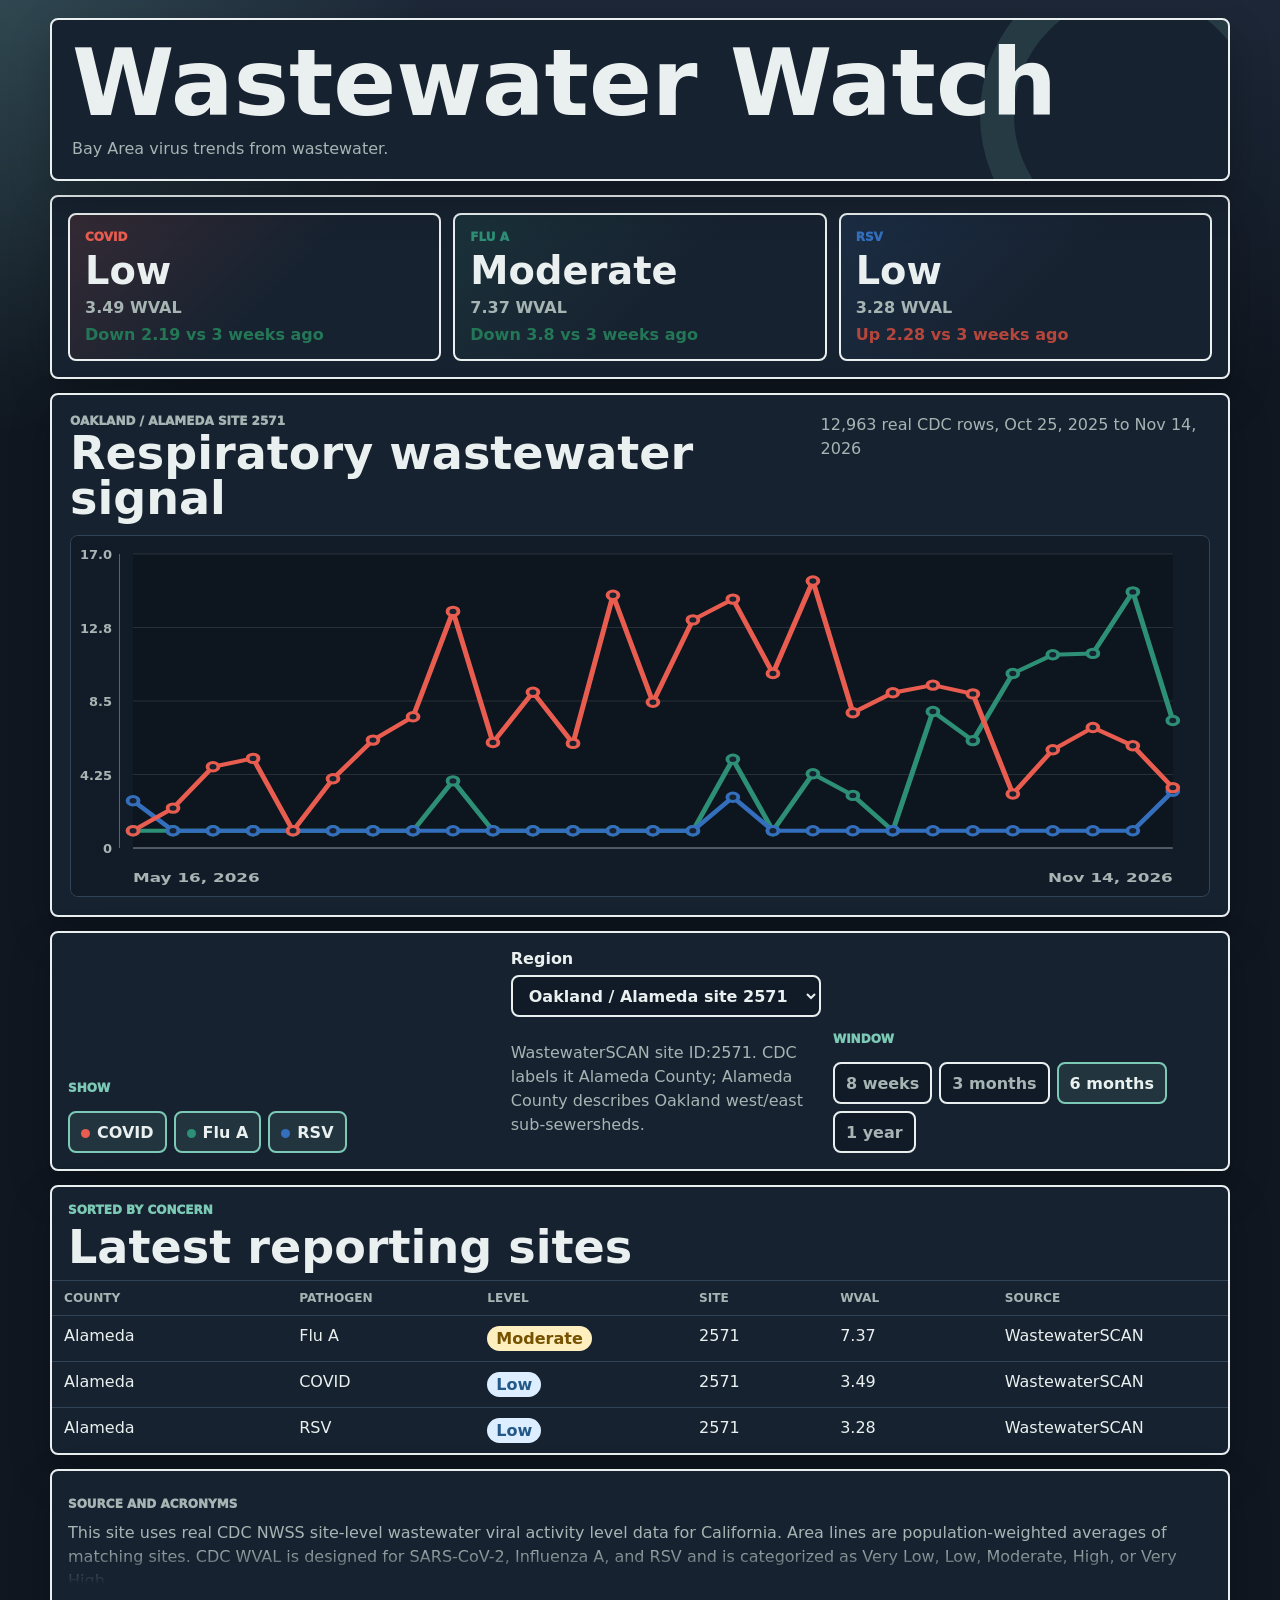
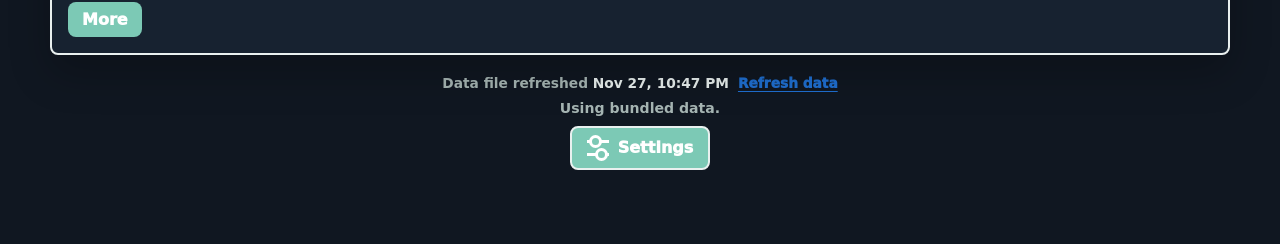
<file: index.html>
<!doctype html>
<html lang="en">
<head>
  <meta charset="utf-8">
  <meta name="viewport" content="width=device-width, initial-scale=1, viewport-fit=cover">
  <title>Wastewater Watch</title>
  <meta name="theme-color" content="#101721">
  <meta name="application-name" content="Wastewater Watch">
  <meta name="apple-mobile-web-app-title" content="Wastewater Watch">
  <meta name="apple-mobile-web-app-capable" content="yes">
  <meta name="apple-mobile-web-app-status-bar-style" content="black-translucent">
  <link rel="icon" href="COVID.png" type="image/png">
  <link rel="apple-touch-icon" href="COVID.png">
  <link rel="manifest" href="manifest.webmanifest">
  <link rel="stylesheet" href="styles.css">
</head>
<body data-theme="signal">
  <main class="app-shell">
    <header class="hero">
      <div class="hero-copy">
        <h1>Wastewater Watch</h1>
        <p>Bay Area virus trends from wastewater.</p>
      </div>
    </header>

    <section class="cards-panel" aria-label="Current status">
      <div class="status-cards" data-cards></div>
    </section>

    <section class="chart-panel">
      <div class="chart-heading">
        <div>
          <p class="eyebrow" data-area-name></p>
          <h2>Respiratory wastewater signal</h2>
        </div>
        <p data-source-line></p>
      </div>
      <div class="chart-wrap" data-chart></div>
      <div class="chart-detail-bar" data-chart-detail hidden></div>
    </section>

    <section class="control-panel options-panel" aria-label="Chart controls">
      <div class="control-group pathogen-control">
        <span class="eyebrow">Show</span>
        <div class="pathogen-row" data-pathogen-controls></div>
      </div>
      <div class="control-group region-control">
        <label>Region<select data-area-select></select></label>
        <p data-area-note></p>
      </div>
      <div class="control-group range-control">
        <span class="eyebrow">Window</span>
        <div class="range-row" data-range-controls></div>
      </div>
    </section>

    <section class="sites-panel" data-sites-section>
      <div class="sites-heading">
        <div>
          <p class="eyebrow">Sorted by concern</p>
          <h2>Latest reporting sites</h2>
        </div>
      </div>
      <div class="table-scroll"><table class="sites-table" data-sites-table></table></div>
    </section>

    <section class="source-panel" data-source-panel>
      <p class="eyebrow">Source and acronyms</p>
      <div class="source-body" data-source-notes></div>
      <button type="button" class="source-toggle" data-toggle-source>More</button>
    </section>

    <footer class="bottom-actions">
      <div class="bottom-data">
        <p><span>Data file refreshed</span> <strong data-refreshed-time>--</strong></p>
        <button type="button" class="refresh-link" data-refresh-now>Refresh data</button>
        <span class="status-line" data-status></span>
      </div>
      <button type="button" class="settings-button bottom-settings" data-open-settings aria-label="Open settings" title="Settings">
        <span class="settings-glyph" aria-hidden="true"></span>
        <span>Settings</span>
      </button>
    </footer>
  </main>

  <div class="modal-backdrop" data-settings-backdrop hidden></div>
  <section class="settings-modal" data-settings-modal hidden role="dialog" aria-modal="true" aria-labelledby="settings-title">
    <div class="settings-panel">
      <header>
        <div>
          <p class="eyebrow">Wastewater Watch</p>
          <h2 id="settings-title">Settings</h2>
        </div>
        <button type="button" data-close-settings aria-label="Close settings">x</button>
      </header>
      <div data-settings-fields></div>
      <div class="settings-actions">
        <button type="button" class="plain-button" data-clear-live>Use bundled data</button>
      </div>
    </div>
  </section>

  <script src="shared/app.js" data-data-path="data/wastewater.json"></script>
</body>
</html>
</file>
<file: styles.css>
@import url("shared/base.css");

body {
  background:
    radial-gradient(circle at top left, color-mix(in srgb, var(--accent) 20%, transparent), transparent 34vw),
    linear-gradient(180deg, color-mix(in srgb, var(--accent-3) 10%, transparent), transparent 42vh),
    var(--bg);
}

.hero {
  min-height: 0;
  padding: 18px 20px;
  grid-template-columns: 1fr;
}

.hero::after {
  content: "";
  position: absolute;
  inset: auto -60px -90px auto;
  width: 240px;
  height: 240px;
  border: 34px solid color-mix(in srgb, var(--accent) 20%, transparent);
  border-radius: 50%;
  opacity: 0.7;
}

.hero-copy {
  position: relative;
  z-index: 1;
}

.hero h1 {
  white-space: nowrap;
  font-size: clamp(2.9rem, 8vw, 5.8rem);
}

.hero-copy p {
  margin: 8px 0 0;
  max-width: none;
  white-space: nowrap;
  overflow: hidden;
  text-overflow: ellipsis;
}

.bottom-actions {
  display: flex;
  flex-direction: column;
  align-items: center;
  justify-content: center;
  gap: 10px;
  padding: 6px 0 26px;
}

.bottom-settings {
  width: auto;
  min-height: 44px;
  padding: 0 15px;
  display: inline-flex;
  gap: 9px;
  align-items: center;
}

.bottom-settings span:last-child {
  font-weight: 950;
}

@media (max-width: 820px) {
  .app-shell {
    width: min(100% - 14px, 640px);
    gap: 7px;
    padding-top: 7px;
  }

  .hero {
    min-height: 0;
    padding: 10px 12px 9px;
    box-shadow: none;
  }

  .hero::after { display: none; }

  .hero h1 {
    font-size: clamp(1.9rem, 8.8vw, 2.75rem);
    line-height: 0.92;
  }

  .hero-copy p {
    margin-top: 4px;
    font-size: 0.88rem;
    line-height: 1.15;
  }

  .cards-panel {
    padding: 7px;
  }

  .status-cards {
    grid-template-columns: repeat(auto-fit, minmax(86px, 1fr));
    gap: 6px;
  }

  .status-card {
    min-height: 54px;
    padding: 8px 6px;
    display: flex;
    align-items: baseline;
    justify-content: center;
    gap: 4px;
  }

  .status-card p {
    margin: 0;
    font-size: 0.64rem;
    line-height: 1;
    white-space: nowrap;
  }

  .status-card strong {
    font-size: clamp(0.72rem, 2.9vw, 0.9rem);
    line-height: 1.02;
    white-space: nowrap;
  }

  .status-card span,
  .status-card em {
    display: none;
  }

  .chart-panel {
    padding: 8px;
    gap: 8px;
  }

  .chart-heading {
    display: none;
  }

  .chart-wrap svg {
    min-width: 640px;
    min-height: 285px;
  }

  .options-panel {
    padding: 10px;
    gap: 9px;
  }

  .options-panel .control-group {
    gap: 6px;
  }

  .options-panel [data-area-note] {
    display: none;
  }

  .range-row,
  .pathogen-row {
    gap: 5px;
  }

  [data-range],
  [data-pathogen] {
    min-height: 36px;
    padding: 0 9px;
    font-size: 0.9rem;
  }

  .bottom-data {
    width: min(100%, 320px);
    gap: 6px;
    font-size: 0.76rem;
  }

  .sites-heading {
    padding: 12px 12px 8px;
  }

  .source-panel {
    padding: 12px;
  }

  .bottom-actions {
    padding-bottom: 18px;
  }
}
</file>
